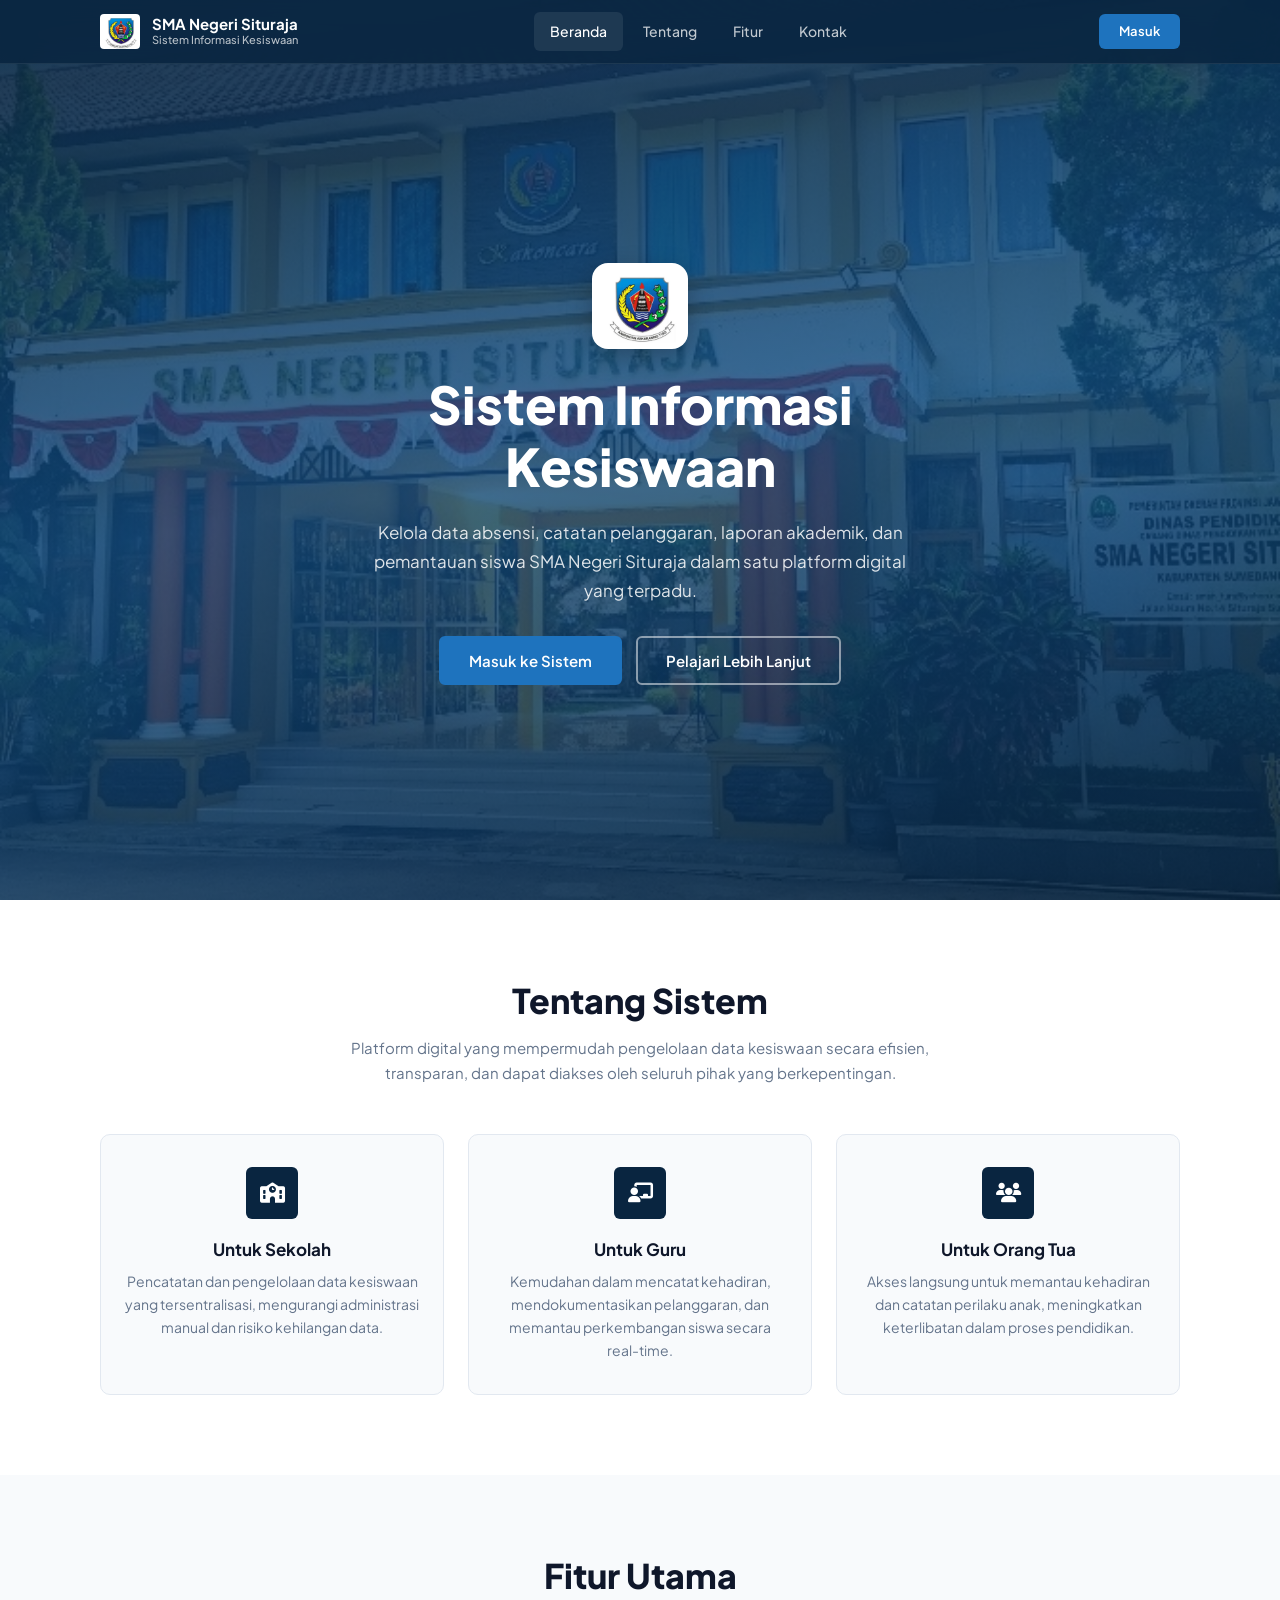
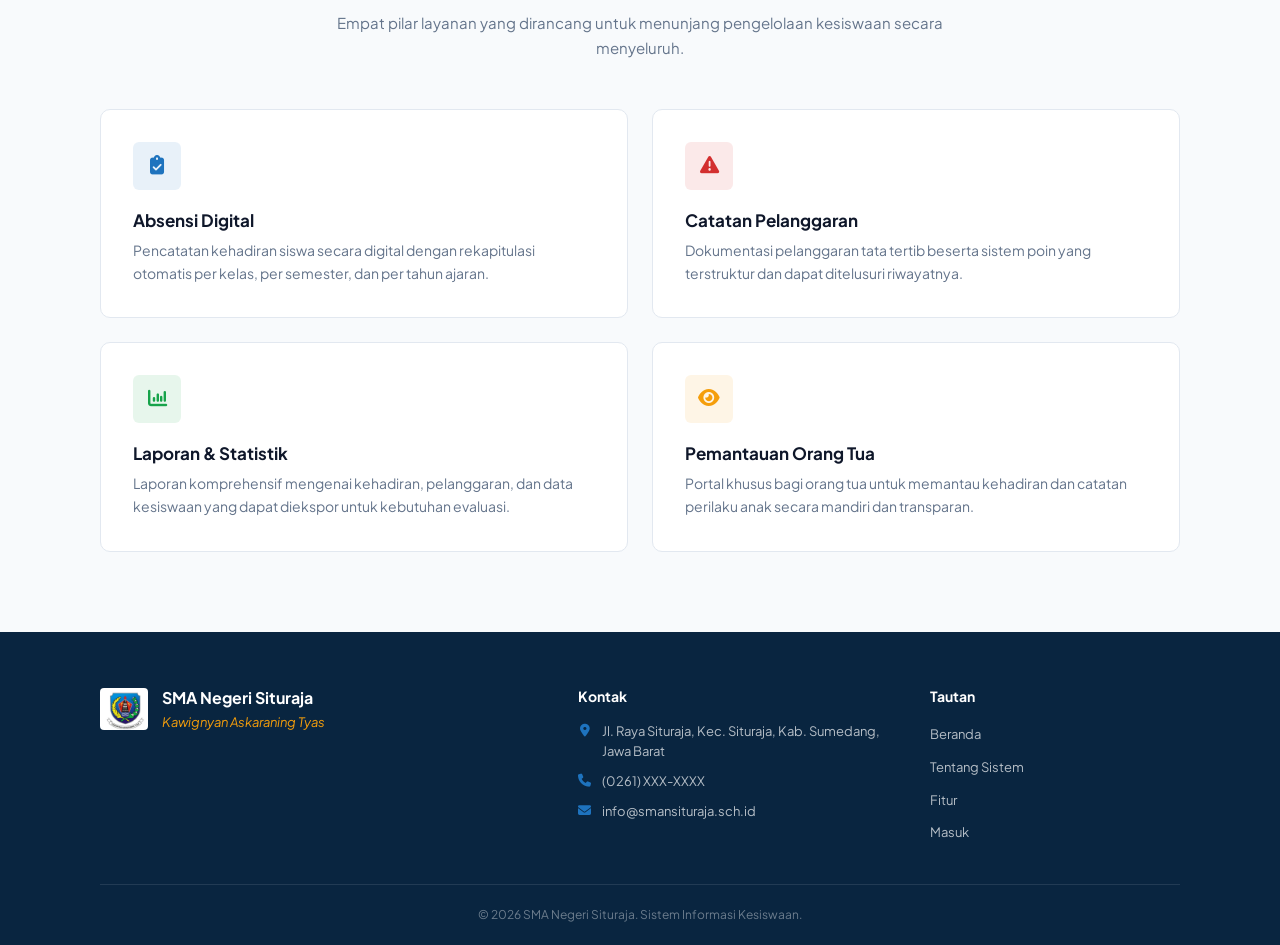
<file: index.html>
<!DOCTYPE html>
<html lang="id">
<head>
  <meta charset="UTF-8">
  <meta name="viewport" content="width=device-width, initial-scale=1.0">
  <meta name="description" content="Sistem Informasi Kesiswaan SMA Negeri Situraja — Kelola absensi, pelanggaran, laporan, dan pemantauan siswa secara digital.">
  <title>Sistem Informasi Kesiswaan — SMA Negeri Situraja</title>

  <!-- Fonts -->
  <link rel="preconnect" href="https://fonts.googleapis.com">
  <link rel="preconnect" href="https://fonts.gstatic.com" crossorigin>
  <link href="https://fonts.googleapis.com/css2?family=Plus+Jakarta+Sans:wght@400;500;600;700;800&display=swap" rel="stylesheet">

  <!-- Icons -->
  <link rel="stylesheet" href="https://cdnjs.cloudflare.com/ajax/libs/font-awesome/6.5.1/css/all.min.css" integrity="sha512-DTOQO9RWCH3ppGqcWaEA1BIZOC6xxalwEsw9c2QQeAIftl+Vegovlnee1c9QX4TctnWMn13TZye+giMm8e2LwA==" crossorigin="anonymous" referrerpolicy="no-referrer">

  <!-- Favicon -->
  <link rel="icon" type="image/png" href="assets/images/logo-sma-situraja.png">

  <link rel="stylesheet" href="css/styles.css">
</head>
<body>

  <!-- ============ NAVBAR ============ -->
  <header class="navbar" id="navbar">
    <div class="navbar-inner">
      <a href="index.html" class="navbar-brand">
        <img src="assets/images/logo-sma-situraja.png" alt="Logo SMA Negeri Situraja" class="navbar-logo" width="40" height="40">
        <div class="navbar-brand-text">
          <span class="navbar-title">SMA Negeri Situraja</span>
          <span class="navbar-subtitle">Sistem Informasi Kesiswaan</span>
        </div>
      </a>

      <nav class="navbar-nav" id="navbarNav" aria-label="Navigasi utama">
        <ul class="navbar-menu">
          <li><a href="#beranda" class="nav-link active">Beranda</a></li>
          <li><a href="#tentang" class="nav-link">Tentang</a></li>
          <li><a href="#fitur" class="nav-link">Fitur</a></li>
          <li><a href="#kontak" class="nav-link">Kontak</a></li>
        </ul>
      </nav>

      <a href="login.html" class="btn btn-login-nav">Masuk</a>

      <button class="navbar-toggle" id="navbarToggle" aria-label="Buka menu navigasi" aria-expanded="false" aria-controls="navbarNav">
        <span class="hamburger-line"></span>
        <span class="hamburger-line"></span>
        <span class="hamburger-line"></span>
      </button>
    </div>
  </header>

  <!-- ============ HERO SECTION ============ -->
  <section class="hero" id="beranda">
    <div class="hero-bg" role="img" aria-label="Foto Gedung SMA Negeri Situraja"></div>
    <div class="hero-overlay"></div>
    <div class="hero-content">
      <img src="assets/images/logo-sma-situraja.png" alt="" class="hero-logo" width="96" height="96" aria-hidden="true">
      <h1 class="hero-title">Sistem Informasi <span class="hero-title-break">Kesiswaan</span></h1>
      <p class="hero-desc">Kelola data absensi, catatan pelanggaran, laporan akademik, dan pemantauan siswa SMA Negeri Situraja dalam satu platform digital yang terpadu.</p>
      <div class="hero-actions">
        <a href="login.html" class="btn btn-primary">Masuk ke Sistem</a>
        <a href="#tentang" class="btn btn-outline">Pelajari Lebih Lanjut</a>
      </div>
    </div>
  </section>

  <!-- ============ TENTANG SECTION ============ -->
  <section class="section section-about" id="tentang">
    <div class="container">
      <div class="section-header">
        <h2 class="section-title">Tentang Sistem</h2>
        <p class="section-lead">Platform digital yang mempermudah pengelolaan data kesiswaan secara efisien, transparan, dan dapat diakses oleh seluruh pihak yang berkepentingan.</p>
      </div>

      <div class="about-grid">
        <div class="about-card">
          <div class="about-icon">
            <i class="fa-solid fa-school" aria-hidden="true"></i>
          </div>
          <h3>Untuk Sekolah</h3>
          <p>Pencatatan dan pengelolaan data kesiswaan yang tersentralisasi, mengurangi administrasi manual dan risiko kehilangan data.</p>
        </div>
        <div class="about-card">
          <div class="about-icon">
            <i class="fa-solid fa-chalkboard-user" aria-hidden="true"></i>
          </div>
          <h3>Untuk Guru</h3>
          <p>Kemudahan dalam mencatat kehadiran, mendokumentasikan pelanggaran, dan memantau perkembangan siswa secara real-time.</p>
        </div>
        <div class="about-card">
          <div class="about-icon">
            <i class="fa-solid fa-users" aria-hidden="true"></i>
          </div>
          <h3>Untuk Orang Tua</h3>
          <p>Akses langsung untuk memantau kehadiran dan catatan perilaku anak, meningkatkan keterlibatan dalam proses pendidikan.</p>
        </div>
      </div>
    </div>
  </section>

  <!-- ============ FITUR SECTION ============ -->
  <section class="section section-features" id="fitur">
    <div class="container">
      <div class="section-header">
        <h2 class="section-title">Fitur Utama</h2>
        <p class="section-lead">Empat pilar layanan yang dirancang untuk menunjang pengelolaan kesiswaan secara menyeluruh.</p>
      </div>

      <div class="features-grid">
        <article class="feature-card">
          <div class="feature-icon feature-icon--blue">
            <i class="fa-solid fa-clipboard-check" aria-hidden="true"></i>
          </div>
          <h3 class="feature-title">Absensi Digital</h3>
          <p class="feature-desc">Pencatatan kehadiran siswa secara digital dengan rekapitulasi otomatis per kelas, per semester, dan per tahun ajaran.</p>
        </article>

        <article class="feature-card">
          <div class="feature-icon feature-icon--red">
            <i class="fa-solid fa-triangle-exclamation" aria-hidden="true"></i>
          </div>
          <h3 class="feature-title">Catatan Pelanggaran</h3>
          <p class="feature-desc">Dokumentasi pelanggaran tata tertib beserta sistem poin yang terstruktur dan dapat ditelusuri riwayatnya.</p>
        </article>

        <article class="feature-card">
          <div class="feature-icon feature-icon--green">
            <i class="fa-solid fa-chart-column" aria-hidden="true"></i>
          </div>
          <h3 class="feature-title">Laporan &amp; Statistik</h3>
          <p class="feature-desc">Laporan komprehensif mengenai kehadiran, pelanggaran, dan data kesiswaan yang dapat diekspor untuk kebutuhan evaluasi.</p>
        </article>

        <article class="feature-card">
          <div class="feature-icon feature-icon--gold">
            <i class="fa-solid fa-eye" aria-hidden="true"></i>
          </div>
          <h3 class="feature-title">Pemantauan Orang Tua</h3>
          <p class="feature-desc">Portal khusus bagi orang tua untuk memantau kehadiran dan catatan perilaku anak secara mandiri dan transparan.</p>
        </article>
      </div>
    </div>
  </section>

  <!-- ============ FOOTER ============ -->
  <footer class="footer" id="kontak">
    <div class="container">
      <div class="footer-grid">
        <div class="footer-brand">
          <img src="assets/images/logo-sma-situraja.png" alt="" class="footer-logo" width="48" height="48" aria-hidden="true">
          <div>
            <p class="footer-school-name">SMA Negeri Situraja</p>
            <p class="footer-motto">Kawignyan Askaraning Tyas</p>
          </div>
        </div>

        <div class="footer-contact">
          <h4>Kontak</h4>
          <address>
            <p><i class="fa-solid fa-location-dot" aria-hidden="true"></i> Jl. Raya Situraja, Kec. Situraja, Kab. Sumedang, Jawa Barat</p>
            <p><i class="fa-solid fa-phone" aria-hidden="true"></i> <a href="tel:+62XXXXXXXXXX">(0261) XXX-XXXX</a></p>
            <p><i class="fa-solid fa-envelope" aria-hidden="true"></i> <a href="mailto:info@smansituraja.sch.id">info@smansituraja.sch.id</a></p>
          </address>
        </div>

        <div class="footer-links">
          <h4>Tautan</h4>
          <ul>
            <li><a href="#beranda">Beranda</a></li>
            <li><a href="#tentang">Tentang Sistem</a></li>
            <li><a href="#fitur">Fitur</a></li>
            <li><a href="login.html">Masuk</a></li>
          </ul>
        </div>
      </div>

      <div class="footer-bottom">
        <p>&copy; 2026 SMA Negeri Situraja. Sistem Informasi Kesiswaan.</p>
      </div>
    </div>
  </footer>

  <script src="js/main.js"></script>
</body>
</html>
</file>
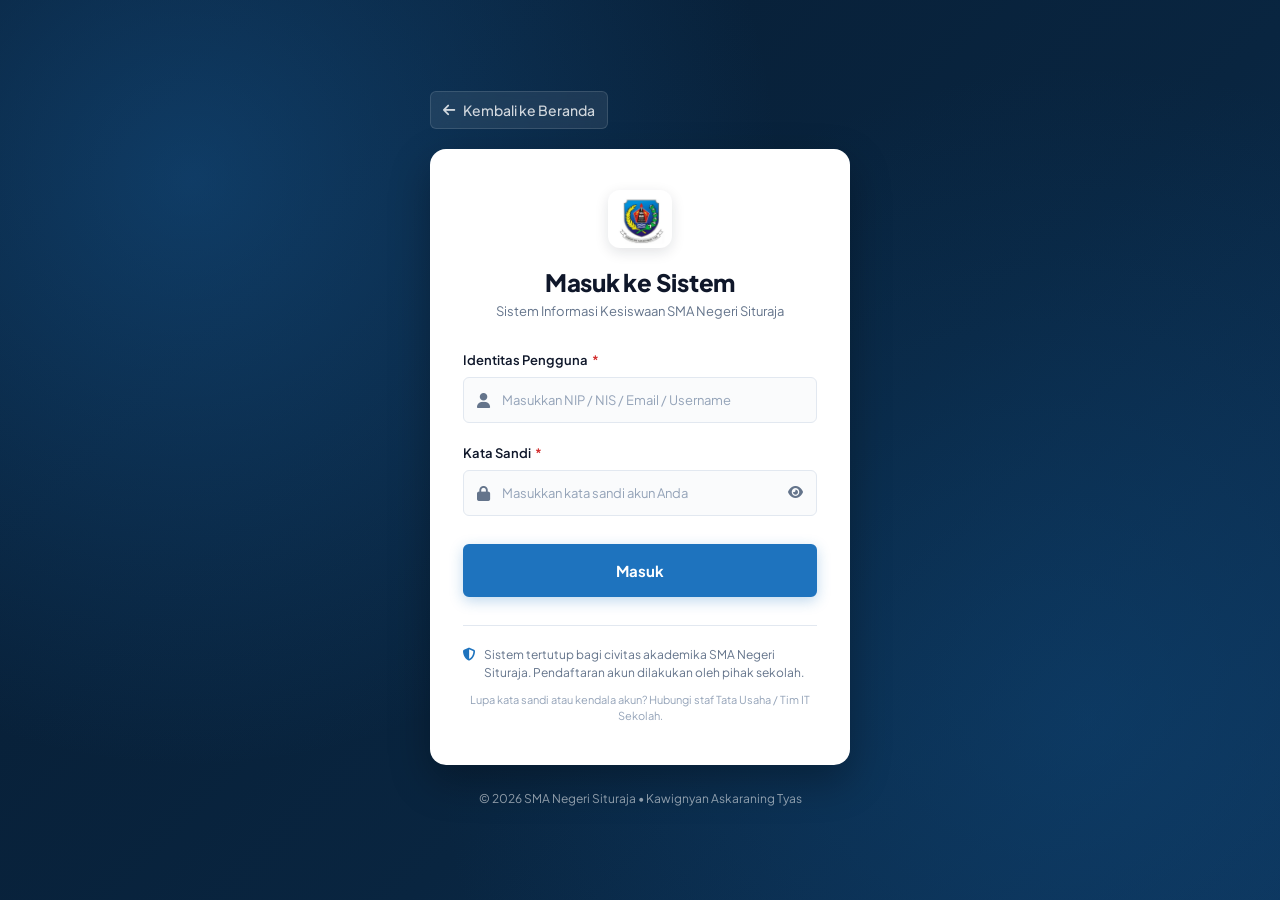
<file: login.html>
<!DOCTYPE html>
<html lang="id">
<head>
  <meta charset="UTF-8">
  <meta name="viewport" content="width=device-width, initial-scale=1.0">
  <meta name="description" content="Halaman Masuk — Sistem Informasi Kesiswaan SMA Negeri Situraja.">
  <title>Masuk — Sistem Informasi Kesiswaan SMA Negeri Situraja</title>

  <!-- Fonts -->
  <link rel="preconnect" href="https://fonts.googleapis.com">
  <link rel="preconnect" href="https://fonts.gstatic.com" crossorigin>
  <link href="https://fonts.googleapis.com/css2?family=Plus+Jakarta+Sans:wght@400;500;600;700;800&display=swap" rel="stylesheet">

  <!-- Icons -->
  <link rel="stylesheet" href="https://cdnjs.cloudflare.com/ajax/libs/font-awesome/6.5.1/css/all.min.css" integrity="sha512-DTOQO9RWCH3ppGqcWaEA1BIZOC6xxalwEsw9c2QQeAIftl+Vegovlnee1c9QX4TctnWMn13TZye+giMm8e2LwA==" crossorigin="anonymous" referrerpolicy="no-referrer">

  <!-- Favicon -->
  <link rel="icon" type="image/png" href="assets/images/logo-sma-situraja.png">

  <!-- Styles -->
  <link rel="stylesheet" href="css/styles.css">
  <link rel="stylesheet" href="css/login.css">
</head>
<body class="login-body">

  <div class="login-wrapper">
    <!-- Back to landing page button -->
    <a href="index.html" class="login-back-link">
      <i class="fa-solid fa-arrow-left" aria-hidden="true"></i>
      <span>Kembali ke Beranda</span>
    </a>

    <main class="login-card" role="main">
      <!-- Header / Identity -->
      <header class="login-header">
        <a href="index.html" class="login-logo-link" title="Beranda SMA Negeri Situraja">
          <img src="assets/images/logo-sma-situraja.png" alt="Logo SMA Negeri Situraja" class="login-logo" width="64" height="64">
        </a>
        <h1 class="login-title">Masuk ke Sistem</h1>
        <p class="login-subtitle">Sistem Informasi Kesiswaan SMA Negeri Situraja</p>
      </header>

      <!-- Alert Box -->
      <div id="loginAlert" class="login-alert" role="alert" aria-live="polite" hidden>
        <i class="fa-solid fa-circle-exclamation login-alert-icon" aria-hidden="true"></i>
        <span id="loginAlertMessage" class="login-alert-message"></span>
      </div>

      <!-- Login Form -->
      <form id="loginForm" class="login-form" novalidate>
        <!-- Identity Field -->
        <div class="form-group" id="groupUsername">
          <label for="usernameInput" class="form-label">
            Identitas Pengguna
            <span class="required-mark" aria-hidden="true">*</span>
          </label>
          <div class="input-container">
            <span class="input-icon" aria-hidden="true">
              <i class="fa-solid fa-user"></i>
            </span>
            <input
              type="text"
              id="usernameInput"
              name="username"
              class="form-input"
              placeholder="Masukkan NIP / NIS / Email / Username"
              autocomplete="username"
              required
              aria-required="true"
              aria-describedby="usernameError"
            >
          </div>
          <p id="usernameError" class="form-error" aria-live="polite"></p>
        </div>

        <!-- Password Field -->
        <div class="form-group" id="groupPassword">
          <div class="form-label-row">
            <label for="passwordInput" class="form-label">
              Kata Sandi
              <span class="required-mark" aria-hidden="true">*</span>
            </label>
          </div>
          <div class="input-container">
            <span class="input-icon" aria-hidden="true">
              <i class="fa-solid fa-lock"></i>
            </span>
            <input
              type="password"
              id="passwordInput"
              name="password"
              class="form-input"
              placeholder="Masukkan kata sandi akun Anda"
              autocomplete="current-password"
              required
              aria-required="true"
              aria-describedby="passwordError"
            >
            <button
              type="button"
              id="togglePasswordBtn"
              class="btn-toggle-password"
              aria-label="Tampilkan kata sandi"
              title="Tampilkan kata sandi"
              tabindex="0"
            >
              <i class="fa-solid fa-eye" id="togglePasswordIcon" aria-hidden="true"></i>
            </button>
          </div>
          <p id="passwordError" class="form-error" aria-live="polite"></p>
        </div>

        <!-- Submit Button -->
        <button type="submit" id="loginSubmitBtn" class="btn btn-primary btn-login-submit">
          <span class="btn-text">Masuk</span>
          <span class="btn-spinner" aria-hidden="true" hidden>
            <i class="fa-solid fa-circle-notch fa-spin"></i>
          </span>
        </button>
      </form>

      <!-- Security Notice -->
      <footer class="login-footer-notice">
        <p class="notice-text">
          <i class="fa-solid fa-shield-halved" aria-hidden="true"></i>
          Sistem tertutup bagi civitas akademika SMA Negeri Situraja. Pendaftaran akun dilakukan oleh pihak sekolah.
        </p>
        <p class="help-text">
          Lupa kata sandi atau kendala akun? Hubungi staf Tata Usaha / Tim IT Sekolah.
        </p>
      </footer>
    </main>

    <div class="login-page-footer">
      <p>&copy; 2026 SMA Negeri Situraja &bull; Kawignyan Askaraning Tyas</p>
    </div>
  </div>

  <script src="js/login.js"></script>
</body>
</html>
</file>
<file: css/styles.css>
/* ============================================================
   Sistem Informasi Kesiswaan — SMA Negeri Situraja
   Main Stylesheet
   ============================================================ */

/* --- Design Tokens (from Design.md) --- */
:root {
  /* Colors */
  --brand-blue: #1e73be;
  --brand-blue-deep: #0f4c81;
  --navy: #092540;
  --navy-light: #0e3460;
  --gold: #f59e0b;
  --gold-light: #fbbf24;
  --red: #d32f2f;
  --green: #16a34a;
  --slate-bg: #f8fafc;
  --neutral-dark: #0f172a;
  --text-body: #334155;
  --text-muted: #64748b;
  --border-light: #e2e8f0;
  --white: #ffffff;

  /* Typography */
  --font-family: 'Plus Jakarta Sans', -apple-system, BlinkMacSystemFont, 'Segoe UI', sans-serif;

  /* Spacing */
  --section-py: 5rem;
  --container-max: 1120px;
  --container-px: 1.25rem;

  /* Transitions */
  --transition-base: 0.25s ease;

  /* Shadows */
  --shadow-sm: 0 1px 3px rgba(15, 23, 42, 0.08);
  --shadow-md: 0 4px 16px rgba(15, 23, 42, 0.1);
  --shadow-lg: 0 8px 30px rgba(15, 23, 42, 0.12);

  /* Radius */
  --radius-sm: 6px;
  --radius-md: 10px;
  --radius-lg: 16px;
}

/* --- Reset & Base --- */
*,
*::before,
*::after {
  box-sizing: border-box;
  margin: 0;
  padding: 0;
}

html {
  scroll-behavior: smooth;
  scroll-padding-top: 80px;
}

body {
  font-family: var(--font-family);
  font-size: 15px;
  font-weight: 400;
  line-height: 1.65;
  color: var(--text-body);
  background-color: var(--slate-bg);
  -webkit-font-smoothing: antialiased;
  -moz-osx-font-smoothing: grayscale;
}

img {
  max-width: 100%;
  height: auto;
  display: block;
}

a {
  color: var(--brand-blue);
  text-decoration: none;
  transition: color var(--transition-base);
}

a:hover {
  color: var(--brand-blue-deep);
}

a:focus-visible,
button:focus-visible {
  outline: 2px solid var(--brand-blue);
  outline-offset: 2px;
}

ul {
  list-style: none;
}

address {
  font-style: normal;
}

h1, h2, h3, h4 {
  color: var(--neutral-dark);
  line-height: 1.25;
}

.container {
  max-width: var(--container-max);
  margin-inline: auto;
  padding-inline: var(--container-px);
}

/* --- Buttons --- */
.btn {
  display: inline-flex;
  align-items: center;
  justify-content: center;
  gap: 0.5rem;
  padding: 0.75rem 1.75rem;
  font-family: var(--font-family);
  font-size: 0.9375rem;
  font-weight: 600;
  line-height: 1.4;
  border: 2px solid transparent;
  border-radius: var(--radius-sm);
  cursor: pointer;
  transition: all var(--transition-base);
  text-align: center;
  white-space: nowrap;
}

.btn:focus-visible {
  outline: 2px solid var(--gold);
  outline-offset: 2px;
}

.btn-primary {
  background-color: var(--brand-blue);
  color: var(--white);
  border-color: var(--brand-blue);
}

.btn-primary:hover {
  background-color: var(--brand-blue-deep);
  border-color: var(--brand-blue-deep);
  color: var(--white);
}

.btn-outline {
  background-color: transparent;
  color: var(--white);
  border-color: rgba(255, 255, 255, 0.5);
}

.btn-outline:hover {
  background-color: rgba(255, 255, 255, 0.12);
  border-color: var(--white);
  color: var(--white);
}

/* ============================================================
   NAVBAR
   ============================================================ */
.navbar {
  position: fixed;
  top: 0;
  left: 0;
  right: 0;
  z-index: 1000;
  background: rgba(9, 37, 64, 0.85);
  backdrop-filter: blur(12px);
  -webkit-backdrop-filter: blur(12px);
  border-bottom: 1px solid rgba(255, 255, 255, 0.08);
  transition: background var(--transition-base), box-shadow var(--transition-base);
}

.navbar.scrolled {
  background: rgba(9, 37, 64, 0.96);
  box-shadow: 0 2px 20px rgba(0, 0, 0, 0.15);
}

.navbar-inner {
  display: flex;
  align-items: center;
  justify-content: space-between;
  max-width: var(--container-max);
  margin-inline: auto;
  padding: 0.75rem var(--container-px);
}

.navbar-brand {
  display: flex;
  align-items: center;
  gap: 0.75rem;
  color: var(--white);
  flex-shrink: 0;
}

.navbar-brand:hover {
  color: var(--white);
}

.navbar-logo {
  border-radius: 4px;
}

.navbar-brand-text {
  display: flex;
  flex-direction: column;
}

.navbar-title {
  font-size: 0.9375rem;
  font-weight: 700;
  line-height: 1.2;
}

.navbar-subtitle {
  font-size: 0.6875rem;
  font-weight: 500;
  opacity: 0.7;
  line-height: 1.3;
}

.navbar-menu {
  display: flex;
  align-items: center;
  gap: 0.25rem;
}

.nav-link {
  display: block;
  padding: 0.5rem 1rem;
  color: rgba(255, 255, 255, 0.75);
  font-size: 0.875rem;
  font-weight: 500;
  border-radius: var(--radius-sm);
  transition: color var(--transition-base), background var(--transition-base);
}

.nav-link:hover,
.nav-link.active {
  color: var(--white);
  background: rgba(255, 255, 255, 0.08);
}

.btn-login-nav {
  padding: 0.5rem 1.25rem;
  background-color: var(--brand-blue);
  color: var(--white);
  font-family: var(--font-family);
  font-size: 0.8125rem;
  font-weight: 600;
  border: none;
  border-radius: var(--radius-sm);
  cursor: pointer;
  transition: background var(--transition-base);
  flex-shrink: 0;
}

.btn-login-nav:hover {
  background-color: var(--brand-blue-deep);
  color: var(--white);
}

/* Hamburger */
.navbar-toggle {
  display: none;
  flex-direction: column;
  justify-content: center;
  gap: 5px;
  width: 36px;
  height: 36px;
  padding: 6px;
  background: transparent;
  border: none;
  cursor: pointer;
}

.hamburger-line {
  display: block;
  width: 100%;
  height: 2px;
  background: var(--white);
  border-radius: 2px;
  transition: transform var(--transition-base), opacity var(--transition-base);
}

.navbar-toggle[aria-expanded="true"] .hamburger-line:nth-child(1) {
  transform: translateY(7px) rotate(45deg);
}

.navbar-toggle[aria-expanded="true"] .hamburger-line:nth-child(2) {
  opacity: 0;
}

.navbar-toggle[aria-expanded="true"] .hamburger-line:nth-child(3) {
  transform: translateY(-7px) rotate(-45deg);
}

/* ============================================================
   HERO SECTION
   ============================================================ */
.hero {
  position: relative;
  display: flex;
  align-items: center;
  justify-content: center;
  min-height: 100vh;
  min-height: 100dvh;
  padding: 7rem var(--container-px) 4rem;
  overflow: hidden;
}

.hero-bg {
  position: absolute;
  inset: 0;
  background-image: url('../assets/images/gedung-sma-situraja.jpg');
  background-size: cover;
  background-position: center 40%;
  background-repeat: no-repeat;
}

.hero-overlay {
  position: absolute;
  inset: 0;
  background: linear-gradient(
    170deg,
    rgba(9, 37, 64, 0.92) 0%,
    rgba(15, 76, 129, 0.80) 50%,
    rgba(9, 37, 64, 0.88) 100%
  );
}

.hero-content {
  position: relative;
  z-index: 1;
  text-align: center;
  width: 100%;
  max-width: 680px;
}

.hero-logo {
  margin: 0 auto 1.5rem;
  background: var(--white);
  padding: 6px;
  border-radius: 16px;
  box-shadow: 0 8px 24px rgba(0, 0, 0, 0.25);
}

.hero-title {
  font-size: clamp(1.65rem, 4.5vw, 3.25rem);
  font-weight: 800;
  color: var(--white);
  line-height: 1.2;
  margin-bottom: 1.25rem;
}

.hero-title-break {
  display: inline-block;
}

.hero-desc {
  font-size: clamp(0.9375rem, 2vw, 1.0625rem);
  color: rgba(255, 255, 255, 0.85);
  line-height: 1.7;
  max-width: 560px;
  margin: 0 auto 2rem;
}

.hero-actions {
  display: flex;
  flex-wrap: wrap;
  justify-content: center;
  gap: 0.875rem;
}

/* ============================================================
   SECTION GENERIC
   ============================================================ */
.section {
  padding: var(--section-py) 0;
}

.section-header {
  text-align: center;
  max-width: 620px;
  margin: 0 auto 3rem;
}

.section-title {
  font-size: clamp(1.5rem, 3vw, 2.125rem);
  font-weight: 800;
  margin-bottom: 0.75rem;
}

.section-lead {
  font-size: 0.9375rem;
  color: var(--text-muted);
  line-height: 1.7;
}

/* ============================================================
   ABOUT SECTION
   ============================================================ */
.section-about {
  background-color: var(--white);
}

.about-grid {
  display: grid;
  grid-template-columns: repeat(3, 1fr);
  gap: 1.5rem;
}

.about-card {
  padding: 2rem 1.5rem;
  background: var(--slate-bg);
  border-radius: var(--radius-md);
  border: 1px solid var(--border-light);
  text-align: center;
}

.about-icon {
  display: inline-flex;
  align-items: center;
  justify-content: center;
  width: 52px;
  height: 52px;
  margin-bottom: 1.25rem;
  background: var(--navy);
  color: var(--white);
  font-size: 1.25rem;
  border-radius: var(--radius-sm);
}

.about-card h3 {
  font-size: 1.0625rem;
  font-weight: 700;
  margin-bottom: 0.625rem;
}

.about-card p {
  font-size: 0.875rem;
  color: var(--text-muted);
  line-height: 1.65;
}

/* ============================================================
   FEATURES SECTION
   ============================================================ */
.section-features {
  background-color: var(--slate-bg);
}

.features-grid {
  display: grid;
  grid-template-columns: repeat(2, 1fr);
  gap: 1.5rem;
}

.feature-card {
  padding: 2rem;
  background: var(--white);
  border-radius: var(--radius-md);
  border: 1px solid var(--border-light);
  transition: box-shadow var(--transition-base), transform var(--transition-base);
}

.feature-card:hover {
  box-shadow: var(--shadow-md);
  transform: translateY(-2px);
}

.feature-icon {
  display: inline-flex;
  align-items: center;
  justify-content: center;
  width: 48px;
  height: 48px;
  margin-bottom: 1.25rem;
  font-size: 1.2rem;
  border-radius: var(--radius-sm);
}

.feature-icon--blue {
  background: rgba(30, 115, 190, 0.1);
  color: var(--brand-blue);
}

.feature-icon--red {
  background: rgba(211, 47, 47, 0.1);
  color: var(--red);
}

.feature-icon--green {
  background: rgba(22, 163, 74, 0.1);
  color: var(--green);
}

.feature-icon--gold {
  background: rgba(245, 158, 11, 0.1);
  color: var(--gold);
}

.feature-title {
  font-size: 1.0625rem;
  font-weight: 700;
  margin-bottom: 0.5rem;
}

.feature-desc {
  font-size: 0.875rem;
  color: var(--text-muted);
  line-height: 1.65;
}

/* ============================================================
   FOOTER
   ============================================================ */
.footer {
  background: var(--navy);
  color: rgba(255, 255, 255, 0.7);
  padding: 3.5rem 0 0;
}

.footer-grid {
  display: grid;
  grid-template-columns: 1.4fr 1fr 0.8fr;
  gap: 2.5rem;
  padding-bottom: 2.5rem;
  border-bottom: 1px solid rgba(255, 255, 255, 0.1);
}

.footer-brand {
  display: flex;
  align-items: flex-start;
  gap: 0.875rem;
}

.footer-logo {
  flex-shrink: 0;
  border-radius: 4px;
}

.footer-school-name {
  font-size: 1rem;
  font-weight: 700;
  color: var(--white);
  line-height: 1.3;
}

.footer-motto {
  font-size: 0.8125rem;
  font-style: italic;
  color: var(--gold);
  margin-top: 0.25rem;
}

.footer-contact h4,
.footer-links h4 {
  font-size: 0.875rem;
  font-weight: 700;
  color: var(--white);
  margin-bottom: 1rem;
}

.footer-contact address p {
  display: flex;
  align-items: flex-start;
  gap: 0.625rem;
  font-size: 0.8125rem;
  margin-bottom: 0.625rem;
  line-height: 1.55;
}

.footer-contact address p i {
  margin-top: 3px;
  color: var(--brand-blue);
  width: 14px;
  text-align: center;
  flex-shrink: 0;
}

.footer-contact a {
  color: rgba(255, 255, 255, 0.7);
}

.footer-contact a:hover {
  color: var(--white);
}

.footer-links ul {
  display: flex;
  flex-direction: column;
  gap: 0.5rem;
}

.footer-links a {
  font-size: 0.8125rem;
  color: rgba(255, 255, 255, 0.7);
}

.footer-links a:hover {
  color: var(--white);
}

.footer-bottom {
  padding: 1.25rem 0;
  text-align: center;
  font-size: 0.75rem;
  color: rgba(255, 255, 255, 0.4);
}

/* ============================================================
   RESPONSIVE
   ============================================================ */

/* --- Tablet (max 1024px) --- */
@media (max-width: 1024px) {
  :root {
    --section-py: 4rem;
  }

  .features-grid {
    grid-template-columns: repeat(2, 1fr);
  }

  .footer-grid {
    grid-template-columns: 1fr 1fr;
    gap: 2rem;
  }

  .footer-brand {
    grid-column: 1 / -1;
  }
}

/* --- Mobile (max 768px) --- */
@media (max-width: 768px) {
  :root {
    --section-py: 3.5rem;
  }

  /* Navbar mobile */
  .navbar-nav {
    position: fixed;
    top: 0;
    right: -100%;
    width: 280px;
    height: 100vh;
    height: 100dvh;
    background: var(--navy);
    padding: 5rem 1.5rem 2rem;
    transition: right 0.3s ease;
    z-index: 999;
    box-shadow: -4px 0 20px rgba(0, 0, 0, 0.2);
  }

  .navbar-nav.open {
    right: 0;
  }

  .navbar-menu {
    flex-direction: column;
    gap: 0.25rem;
  }

  .nav-link {
    padding: 0.75rem 1rem;
    font-size: 1rem;
    width: 100%;
  }

  .btn-login-nav {
    display: none;
  }

  .navbar-toggle {
    display: flex;
  }

  /* Mobile overlay */
  .nav-overlay {
    position: fixed;
    inset: 0;
    background: rgba(0, 0, 0, 0.5);
    z-index: 998;
    opacity: 0;
    visibility: hidden;
    transition: opacity 0.3s ease, visibility 0.3s ease;
  }

  .nav-overlay.visible {
    opacity: 1;
    visibility: visible;
  }

  /* About grid */
  .about-grid {
    grid-template-columns: 1fr;
    gap: 1rem;
  }

  /* Features grid */
  .features-grid {
    grid-template-columns: 1fr;
    gap: 1rem;
  }

  /* Footer */
  .footer-grid {
    grid-template-columns: 1fr;
    gap: 1.5rem;
  }

  .footer-brand {
    grid-column: auto;
  }

  /* Hero */
  .hero {
    min-height: 90vh;
    min-height: 90dvh;
    padding-top: 6rem;
  }

  .hero-logo {
    width: 72px;
    height: 72px;
  }

  .hero-title {
    font-size: 1.5rem;
    padding-inline: 0.5rem;
  }

  .hero-title-break {
    display: block;
  }

  .hero-actions {
    flex-direction: column;
    align-items: center;
  }

  .hero-actions .btn {
    width: 100%;
    max-width: 280px;
  }
}

/* --- Small Mobile (max 480px) --- */
@media (max-width: 480px) {
  .navbar-brand-text {
    display: none;
  }

  .hero {
    padding-inline: 1rem;
  }

  .section-header {
    margin-bottom: 2rem;
  }

  .about-card,
  .feature-card {
    padding: 1.5rem 1.25rem;
  }
}

/* --- Reduced Motion --- */
@media (prefers-reduced-motion: reduce) {
  *,
  *::before,
  *::after {
    animation-duration: 0.01ms !important;
    animation-iteration-count: 1 !important;
    transition-duration: 0.01ms !important;
    scroll-behavior: auto !important;
  }
}
</file>
<file: css/login.css>
/* ============================================================
   Sistem Informasi Kesiswaan — SMA Negeri Situraja
   Login Stylesheet
   ============================================================ */

html, body {
  max-width: 100%;
  overflow-x: hidden;
}

.login-body {
  min-height: 100vh;
  min-height: 100dvh;
  display: flex;
  flex-direction: column;
  justify-content: center;
  align-items: center;
  background-color: var(--navy);
  background-image: 
    radial-gradient(circle at 15% 20%, rgba(30, 115, 190, 0.35) 0%, transparent 45%),
    radial-gradient(circle at 85% 80%, rgba(15, 76, 129, 0.4) 0%, transparent 50%),
    linear-gradient(135deg, #071c32 0%, #092540 60%, #0d3257 100%);
  background-attachment: fixed;
  padding: 2rem 1rem;
  position: relative;
  box-sizing: border-box;
}

.login-wrapper {
  width: 100%;
  max-width: 420px;
  position: relative;
  z-index: 1;
  box-sizing: border-box;
}

.login-card {
  width: 100%;
  box-sizing: border-box;
  background: var(--white);
  border-radius: var(--radius-lg);
  box-shadow: 0 16px 40px rgba(0, 0, 0, 0.3);
  padding: 2.5rem 2rem;
  border: 1px solid rgba(255, 255, 255, 0.9);
}

/* --- Back Link --- */
.login-back-link {
  display: inline-flex;
  align-items: center;
  gap: 0.5rem;
  color: rgba(255, 255, 255, 0.8);
  font-size: 0.875rem;
  font-weight: 500;
  margin-bottom: 1.25rem;
  padding: 0.4rem 0.75rem;
  border-radius: var(--radius-sm);
  background: rgba(255, 255, 255, 0.08);
  border: 1px solid rgba(255, 255, 255, 0.12);
  backdrop-filter: blur(8px);
  -webkit-backdrop-filter: blur(8px);
  transition: all var(--transition-base);
}

.login-back-link:hover {
  color: var(--white);
  background: rgba(255, 255, 255, 0.16);
  border-color: rgba(255, 255, 255, 0.25);
  transform: translateX(-3px);
}


/* --- Header --- */
.login-header {
  text-align: center;
  margin-bottom: 1.75rem;
}

.login-logo-link {
  display: inline-block;
  margin-bottom: 0.75rem;
  transition: transform var(--transition-base);
}

.login-logo-link:hover {
  transform: scale(1.04);
}

.login-logo {
  border-radius: 12px;
  background: var(--white);
  padding: 4px;
  box-shadow: 0 4px 14px rgba(15, 23, 42, 0.12);
  display: block;
}

.login-title {
  font-size: 1.5rem;
  font-weight: 800;
  color: var(--neutral-dark);
  margin-bottom: 0.35rem;
  letter-spacing: -0.01em;
}

.login-subtitle {
  font-size: 0.8125rem;
  color: var(--text-muted);
  line-height: 1.5;
}

/* --- Alert Box --- */
.login-alert {
  display: flex;
  align-items: flex-start;
  gap: 0.75rem;
  padding: 0.875rem 1rem;
  border-radius: var(--radius-sm);
  background-color: #fef2f2;
  border: 1px solid #fecaca;
  color: #991b1b;
  font-size: 0.8125rem;
  line-height: 1.5;
  margin-bottom: 1.5rem;
  animation: alertFadeIn 0.25s ease-out;
}

.login-alert[hidden] {
  display: none !important;
}

.login-alert-icon {
  color: var(--red);
  font-size: 1rem;
  margin-top: 2px;
  flex-shrink: 0;
}

.login-alert-message {
  flex: 1;
}

@keyframes alertFadeIn {
  from {
    opacity: 0;
    transform: translateY(-4px);
  }
  to {
    opacity: 1;
    transform: translateY(0);
  }
}

/* --- Form Groups --- */
.login-form {
  display: flex;
  flex-direction: column;
  gap: 1.25rem;
}

.form-group {
  display: flex;
  flex-direction: column;
  gap: 0.375rem;
}

.form-label-row {
  display: flex;
  justify-content: space-between;
  align-items: center;
}

.form-label {
  font-size: 0.8125rem;
  font-weight: 600;
  color: var(--neutral-dark);
}

.required-mark {
  color: var(--red);
  margin-left: 2px;
}

/* --- Input Container & Styling --- */
.input-container {
  position: relative;
  display: flex;
  align-items: center;
  border: 1.5px solid var(--border-light);
  border-radius: var(--radius-sm);
  background-color: #fafbfc;
  transition: all var(--transition-base);
  width: 100%;
  min-width: 0;
  box-sizing: border-box;
}

.input-container:focus-within {
  border-color: var(--brand-blue);
  background-color: var(--white);
  box-shadow: 0 0 0 3px rgba(30, 115, 190, 0.15);
}

.form-group.has-error .input-container {
  border-color: var(--red);
  background-color: #fffbfa;
}

.form-group.has-error .input-container:focus-within {
  box-shadow: 0 0 0 3px rgba(211, 47, 47, 0.15);
}

.input-icon {
  display: inline-flex;
  align-items: center;
  justify-content: center;
  width: 38px;
  color: var(--text-muted);
  font-size: 0.9375rem;
  flex-shrink: 0;
  pointer-events: none;
}

.form-input {
  flex: 1 1 0;
  width: 100%;
  min-width: 0;
  padding: 0.75rem 0.5rem 0.75rem 0;
  border: none;
  background: transparent;
  font-family: var(--font-family);
  font-size: 0.875rem;
  color: var(--neutral-dark);
  line-height: 1.4;
  outline: none;
  box-sizing: border-box;
}

.form-input::placeholder {
  color: #94a3b8;
  font-size: 0.8125rem;
}

/* Password Toggle Button */
.btn-toggle-password {
  display: inline-flex;
  align-items: center;
  justify-content: center;
  width: 42px;
  height: 42px;
  background: transparent;
  border: none;
  color: var(--text-muted);
  cursor: pointer;
  padding: 0;
  border-radius: 0 var(--radius-sm) var(--radius-sm) 0;
  transition: color var(--transition-base);
  flex-shrink: 0;
}

.btn-toggle-password:hover {
  color: var(--brand-blue);
}

.btn-toggle-password:focus-visible {
  outline: 2px solid var(--brand-blue);
  outline-offset: -2px;
}

/* Validation Error Message */
.form-error {
  font-size: 0.75rem;
  color: var(--red);
  line-height: 1.35;
  min-height: 16px;
  display: none;
}

.form-group.has-error .form-error {
  display: block;
}

/* --- Submit Button --- */
.btn-login-submit {
  width: 100%;
  padding: 0.875rem 1.5rem;
  font-size: 0.9375rem;
  font-weight: 700;
  margin-top: 0.5rem;
  border-radius: var(--radius-sm);
  position: relative;
  box-shadow: 0 4px 14px rgba(30, 115, 190, 0.28);
}

.btn-login-submit:hover:not(:disabled) {
  transform: translateY(-1px);
  box-shadow: 0 6px 18px rgba(30, 115, 190, 0.35);
}

.btn-login-submit:disabled {
  opacity: 0.75;
  cursor: not-allowed;
  transform: none;
}

.btn-spinner {
  display: inline-flex;
  align-items: center;
  justify-content: center;
  font-size: 1rem;
}

.btn-spinner[hidden] {
  display: none !important;
}

/* --- Footer Notice --- */
.login-footer-notice {
  margin-top: 1.75rem;
  padding-top: 1.25rem;
  border-top: 1px solid var(--border-light);
  display: flex;
  flex-direction: column;
  gap: 0.625rem;
}

.notice-text {
  font-size: 0.75rem;
  color: var(--text-muted);
  line-height: 1.5;
  display: flex;
  align-items: flex-start;
  gap: 0.5rem;
}

.notice-text i {
  color: var(--brand-blue);
  margin-top: 2px;
  font-size: 0.8125rem;
  flex-shrink: 0;
}

.help-text {
  font-size: 0.6875rem;
  color: #94a3b8;
  line-height: 1.45;
  text-align: center;
}

/* --- Page Footer --- */
.login-page-footer {
  text-align: center;
  margin-top: 1.5rem;
  font-size: 0.75rem;
  color: rgba(255, 255, 255, 0.55);
}

/* --- Responsive Adjustments --- */
@media (max-width: 480px) {
  .login-body {
    padding: 1.5rem 0.875rem;
  }

  .login-card {
    padding: 1.75rem 1.125rem;
    border-radius: var(--radius-md);
  }

  .login-title {
    font-size: 1.35rem;
  }
}
</file>
